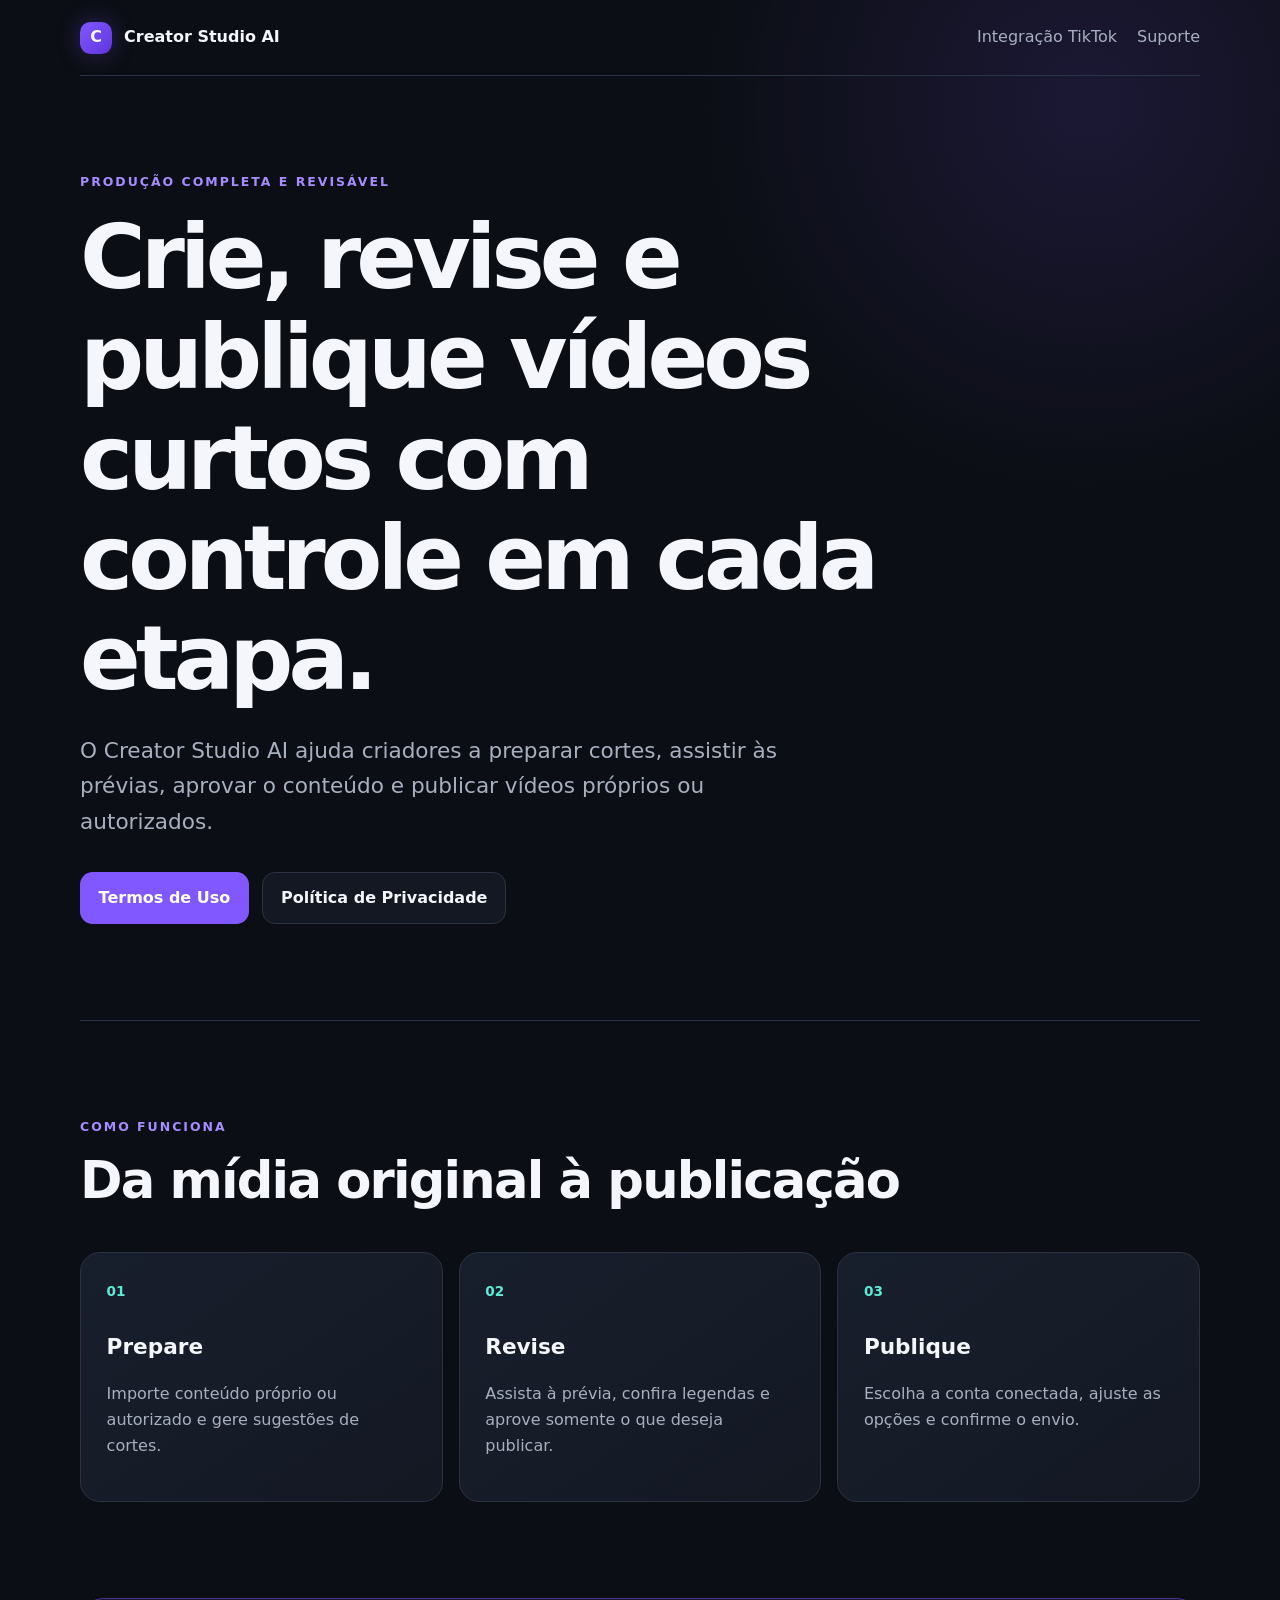
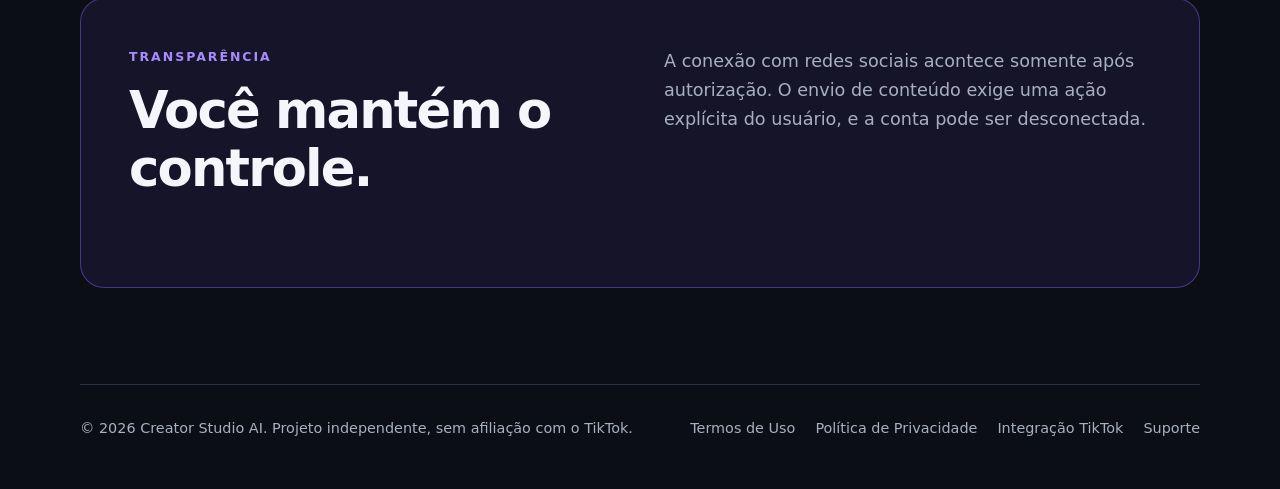
<file: index.html>
<!doctype html>
<html lang="pt-BR">
<head>
  <meta charset="utf-8">
  <meta name="viewport" content="width=device-width, initial-scale=1">
  <meta name="description" content="Informações institucionais e jurídicas do Creator Studio AI.">
  <title>Creator Studio AI — Informações e documentos</title>
  <link rel="stylesheet" href="./styles.css">
</head>
<body>
  <header class="site-header">
    <a class="brand" href="./index.html" aria-label="Creator Studio AI — início">
      <span class="brand-mark" aria-hidden="true">C</span>
      <span>Creator Studio AI</span>
    </a>
    <nav aria-label="Navegação principal">
      <a href="./integracao-tiktok.html">Integração TikTok</a>
      <a href="./suporte.html">Suporte</a>
    </nav>
  </header>

  <main>
    <section class="hero">
      <p class="eyebrow">Produção completa e revisável</p>
      <h1>Crie, revise e publique vídeos curtos com controle em cada etapa.</h1>
      <p class="lead">
        O Creator Studio AI ajuda criadores a preparar cortes, assistir às prévias,
        aprovar o conteúdo e publicar vídeos próprios ou autorizados.
      </p>
      <div class="actions" aria-label="Documentos jurídicos">
        <a class="button primary" href="./termos.html">Termos de Uso</a>
        <a class="button secondary" href="./privacidade.html">Política de Privacidade</a>
      </div>
    </section>

    <section class="section" aria-labelledby="como-funciona">
      <div>
        <p class="eyebrow">Como funciona</p>
        <h2 id="como-funciona">Da mídia original à publicação</h2>
      </div>
      <div class="grid">
        <article class="card">
          <span class="step">01</span>
          <h3>Prepare</h3>
          <p>Importe conteúdo próprio ou autorizado e gere sugestões de cortes.</p>
        </article>
        <article class="card">
          <span class="step">02</span>
          <h3>Revise</h3>
          <p>Assista à prévia, confira legendas e aprove somente o que deseja publicar.</p>
        </article>
        <article class="card">
          <span class="step">03</span>
          <h3>Publique</h3>
          <p>Escolha a conta conectada, ajuste as opções e confirme o envio.</p>
        </article>
      </div>
    </section>

    <section class="notice" aria-labelledby="transparencia">
      <div>
        <p class="eyebrow">Transparência</p>
        <h2 id="transparencia">Você mantém o controle.</h2>
      </div>
      <p>
        A conexão com redes sociais acontece somente após autorização. O envio de
        conteúdo exige uma ação explícita do usuário, e a conta pode ser desconectada.
      </p>
    </section>
  </main>

  <footer>
    <p>© 2026 Creator Studio AI. Projeto independente, sem afiliação com o TikTok.</p>
    <div class="footer-links">
      <a href="./termos.html">Termos de Uso</a>
      <a href="./privacidade.html">Política de Privacidade</a>
      <a href="./integracao-tiktok.html">Integração TikTok</a>
      <a href="./suporte.html">Suporte</a>
    </div>
  </footer>
</body>
</html>
</file>
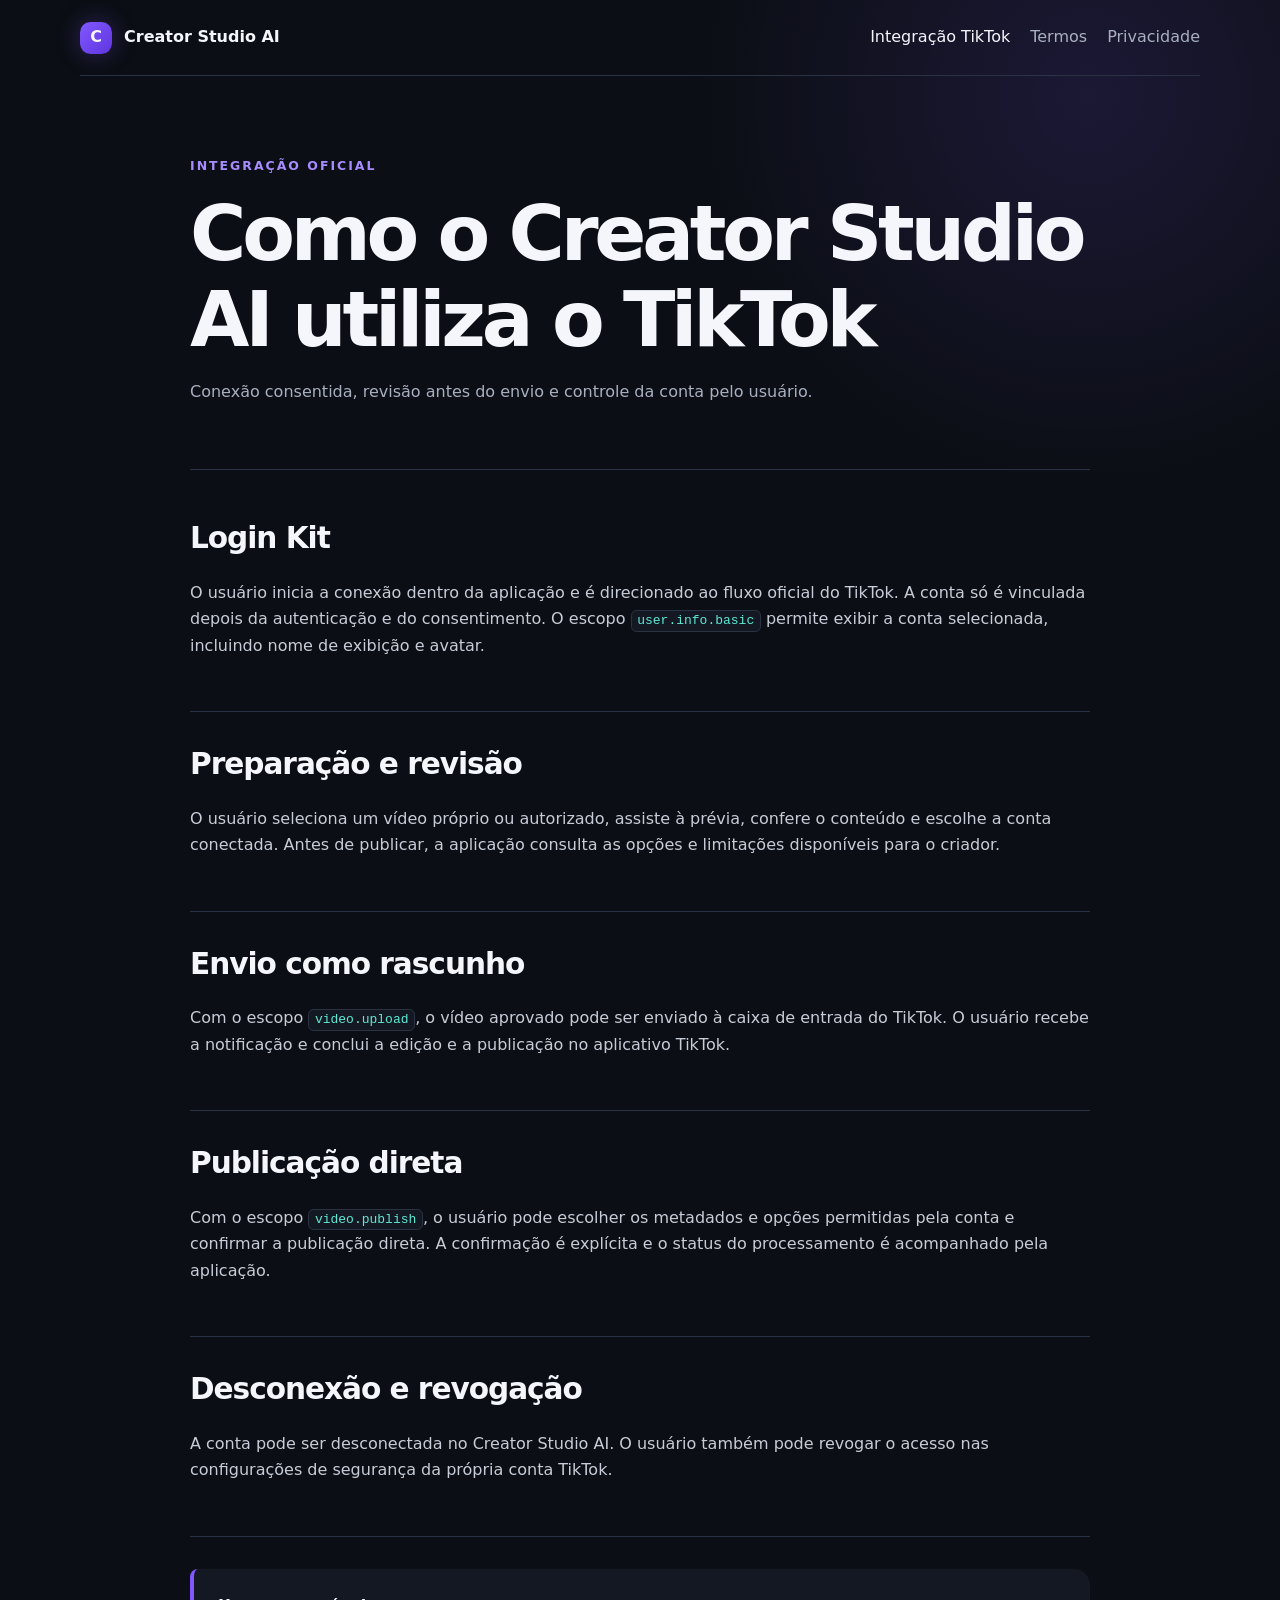
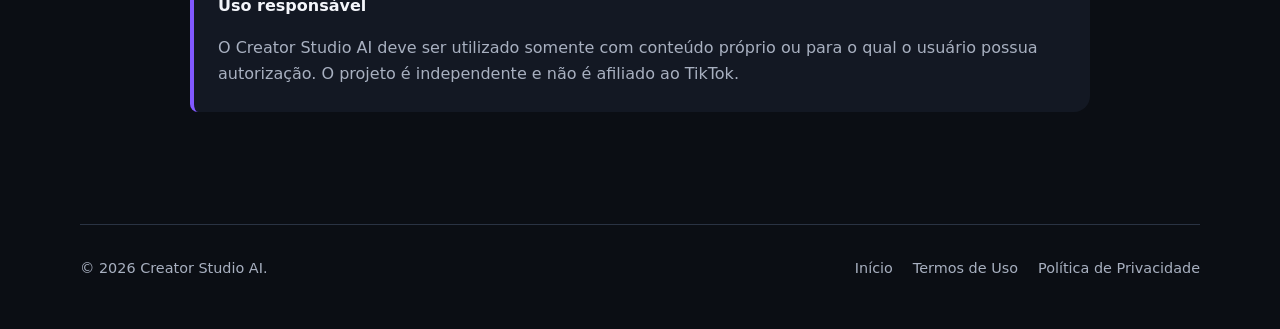
<file: integracao-tiktok.html>
<!doctype html>
<html lang="pt-BR">
<head>
  <meta charset="utf-8">
  <meta name="viewport" content="width=device-width, initial-scale=1">
  <meta name="description" content="Como o Creator Studio AI utiliza a integração oficial do TikTok.">
  <title>Integração TikTok — Creator Studio AI</title>
  <link rel="stylesheet" href="./styles.css">
</head>
<body>
  <header class="site-header">
    <a class="brand" href="./index.html">
      <span class="brand-mark" aria-hidden="true">C</span>
      <span>Creator Studio AI</span>
    </a>
    <nav aria-label="Navegação principal">
      <a aria-current="page" href="./integracao-tiktok.html">Integração TikTok</a>
      <a href="./termos.html">Termos</a>
      <a href="./privacidade.html">Privacidade</a>
    </nav>
  </header>

  <main class="document">
    <header class="document-header">
      <p class="eyebrow">Integração oficial</p>
      <h1>Como o Creator Studio AI utiliza o TikTok</h1>
      <p>Conexão consentida, revisão antes do envio e controle da conta pelo usuário.</p>
    </header>

    <article class="legal-copy">
      <section>
        <h2>Login Kit</h2>
        <p>
          O usuário inicia a conexão dentro da aplicação e é direcionado ao fluxo
          oficial do TikTok. A conta só é vinculada depois da autenticação e do
          consentimento. O escopo <code>user.info.basic</code> permite exibir a conta
          selecionada, incluindo nome de exibição e avatar.
        </p>
      </section>

      <section>
        <h2>Preparação e revisão</h2>
        <p>
          O usuário seleciona um vídeo próprio ou autorizado, assiste à prévia, confere
          o conteúdo e escolhe a conta conectada. Antes de publicar, a aplicação consulta
          as opções e limitações disponíveis para o criador.
        </p>
      </section>

      <section>
        <h2>Envio como rascunho</h2>
        <p>
          Com o escopo <code>video.upload</code>, o vídeo aprovado pode ser enviado à
          caixa de entrada do TikTok. O usuário recebe a notificação e conclui a edição
          e a publicação no aplicativo TikTok.
        </p>
      </section>

      <section>
        <h2>Publicação direta</h2>
        <p>
          Com o escopo <code>video.publish</code>, o usuário pode escolher os metadados e
          opções permitidas pela conta e confirmar a publicação direta. A confirmação é
          explícita e o status do processamento é acompanhado pela aplicação.
        </p>
      </section>

      <section>
        <h2>Desconexão e revogação</h2>
        <p>
          A conta pode ser desconectada no Creator Studio AI. O usuário também pode
          revogar o acesso nas configurações de segurança da própria conta TikTok.
        </p>
      </section>

      <aside class="callout">
        <strong>Uso responsável</strong>
        <p>
          O Creator Studio AI deve ser utilizado somente com conteúdo próprio ou para o
          qual o usuário possua autorização. O projeto é independente e não é afiliado
          ao TikTok.
        </p>
      </aside>
    </article>
  </main>

  <footer>
    <p>© 2026 Creator Studio AI.</p>
    <div class="footer-links">
      <a href="./index.html">Início</a>
      <a href="./termos.html">Termos de Uso</a>
      <a href="./privacidade.html">Política de Privacidade</a>
    </div>
  </footer>
</body>
</html>
</file>
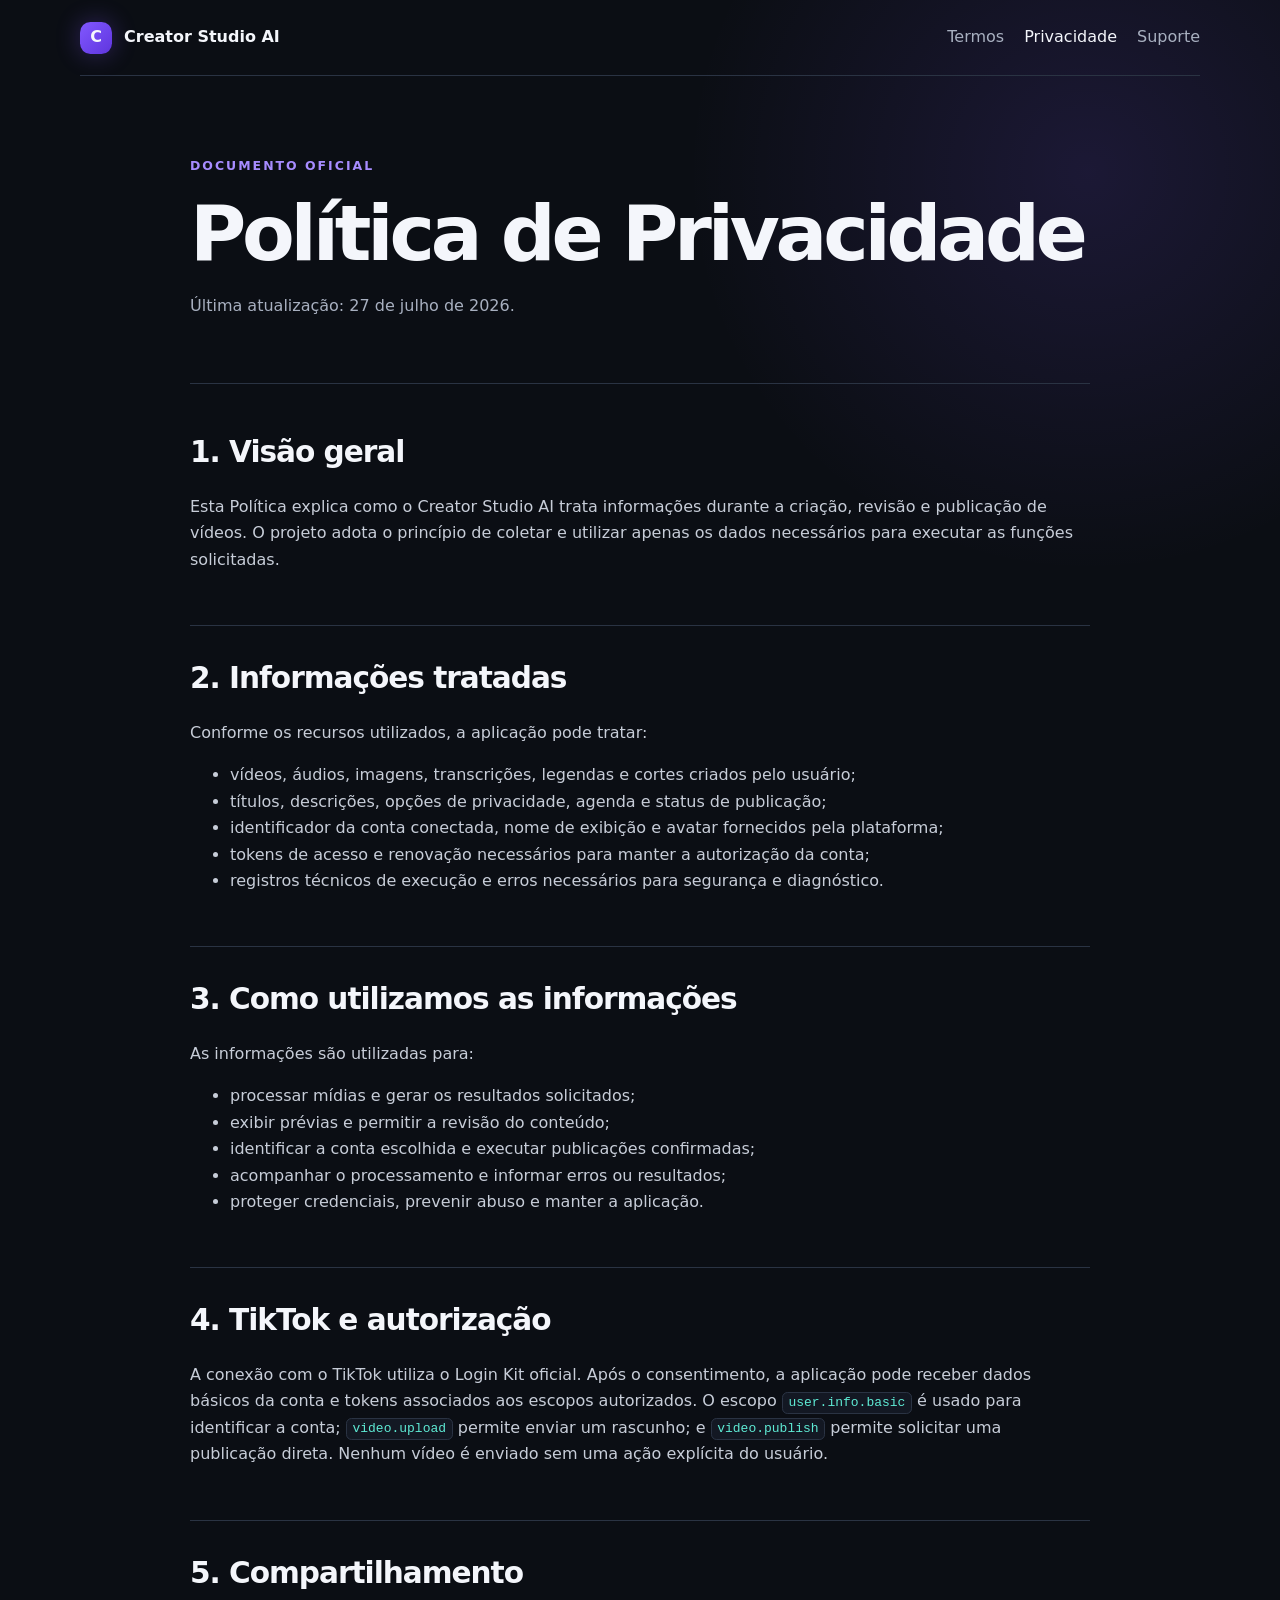
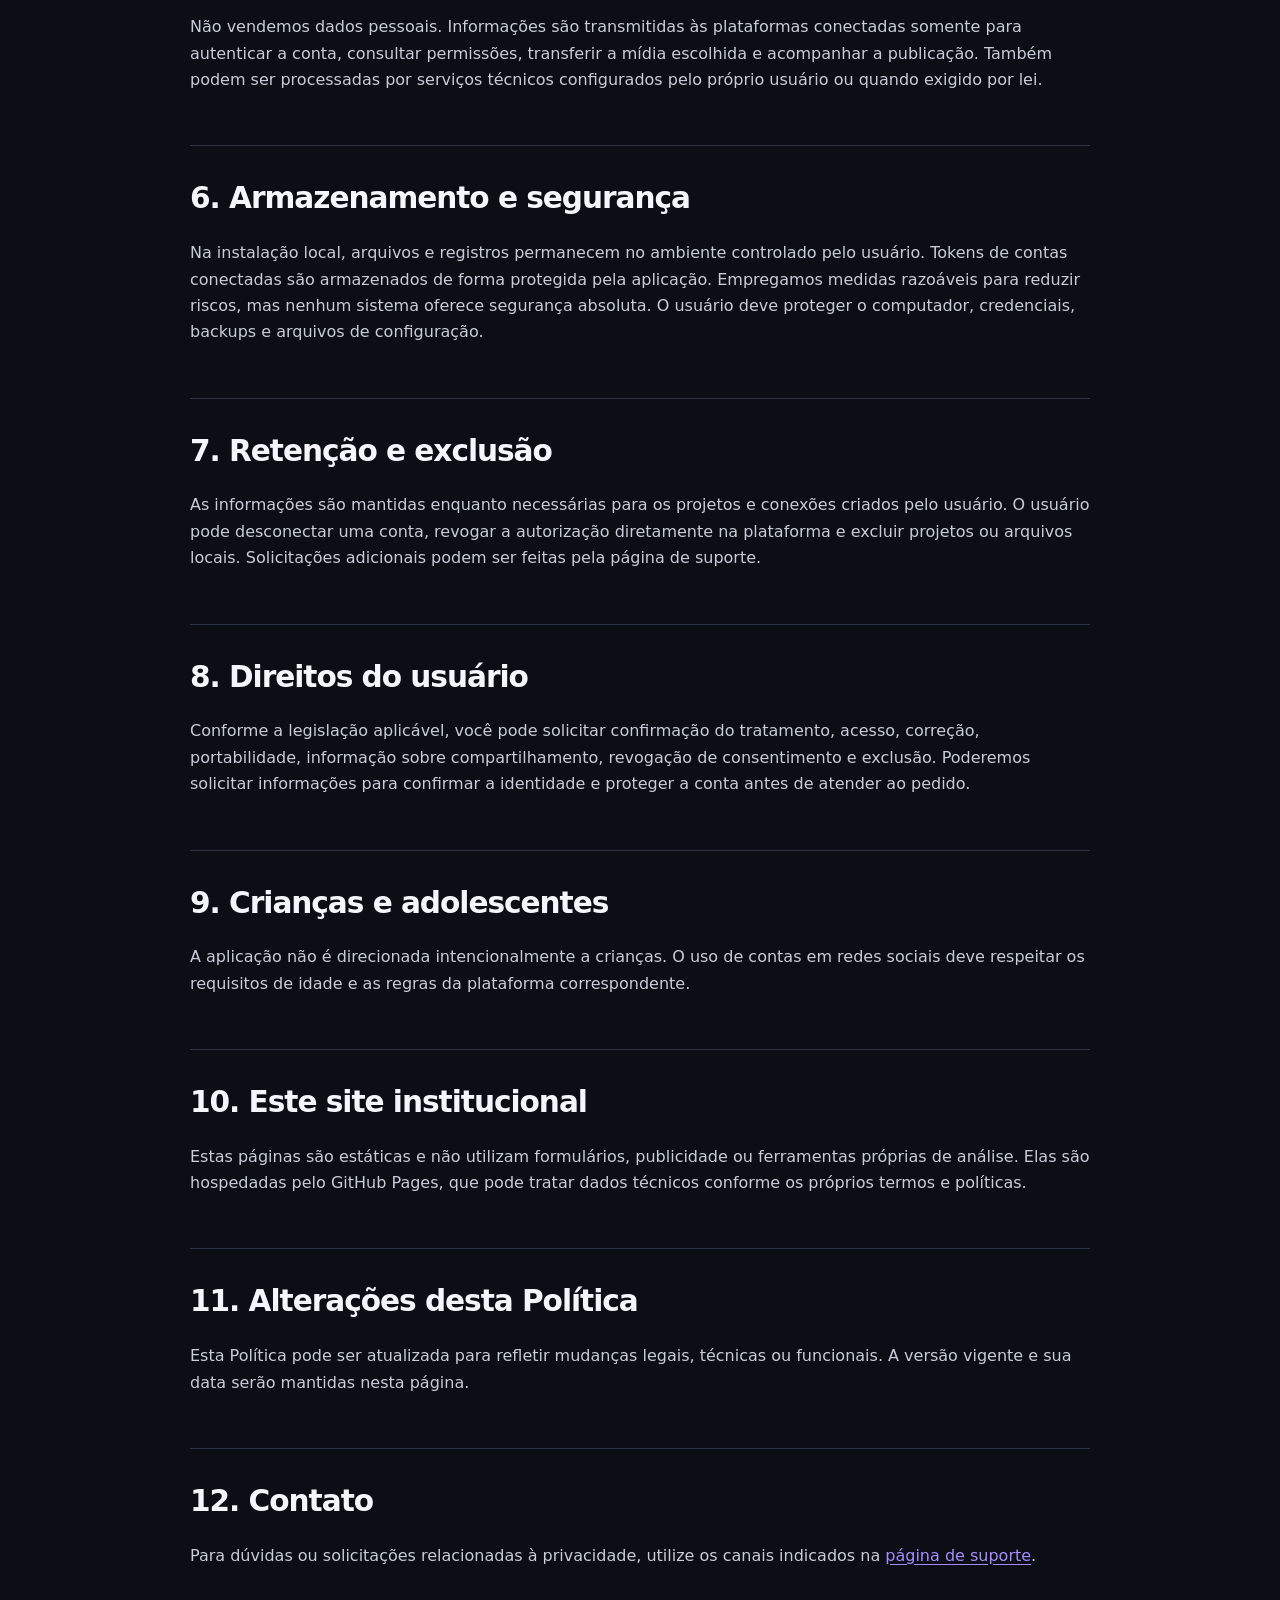
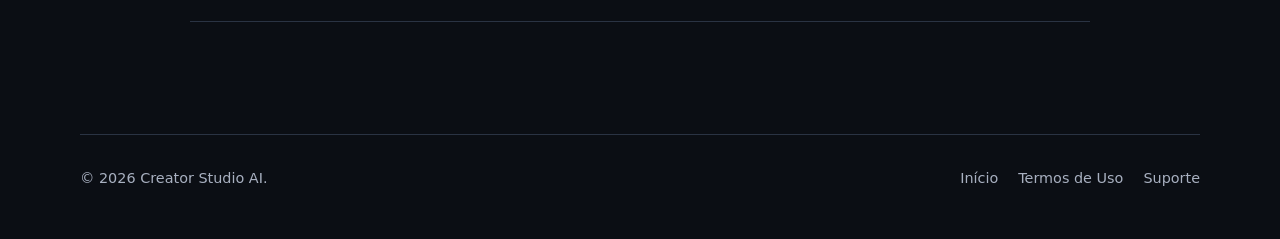
<file: privacidade.html>
<!doctype html>
<html lang="pt-BR">
<head>
  <meta charset="utf-8">
  <meta name="viewport" content="width=device-width, initial-scale=1">
  <meta name="description" content="Política de Privacidade do Creator Studio AI.">
  <title>Política de Privacidade — Creator Studio AI</title>
  <link rel="stylesheet" href="./styles.css">
</head>
<body>
  <header class="site-header">
    <a class="brand" href="./index.html">
      <span class="brand-mark" aria-hidden="true">C</span>
      <span>Creator Studio AI</span>
    </a>
    <nav aria-label="Navegação principal">
      <a href="./termos.html">Termos</a>
      <a aria-current="page" href="./privacidade.html">Privacidade</a>
      <a href="./suporte.html">Suporte</a>
    </nav>
  </header>

  <main class="document">
    <header class="document-header">
      <p class="eyebrow">Documento oficial</p>
      <h1>Política de Privacidade</h1>
      <p>Última atualização: 27 de julho de 2026.</p>
    </header>

    <article class="legal-copy">
      <section>
        <h2>1. Visão geral</h2>
        <p>
          Esta Política explica como o Creator Studio AI trata informações durante a
          criação, revisão e publicação de vídeos. O projeto adota o princípio de coletar
          e utilizar apenas os dados necessários para executar as funções solicitadas.
        </p>
      </section>

      <section>
        <h2>2. Informações tratadas</h2>
        <p>Conforme os recursos utilizados, a aplicação pode tratar:</p>
        <ul>
          <li>vídeos, áudios, imagens, transcrições, legendas e cortes criados pelo usuário;</li>
          <li>títulos, descrições, opções de privacidade, agenda e status de publicação;</li>
          <li>identificador da conta conectada, nome de exibição e avatar fornecidos pela plataforma;</li>
          <li>tokens de acesso e renovação necessários para manter a autorização da conta;</li>
          <li>registros técnicos de execução e erros necessários para segurança e diagnóstico.</li>
        </ul>
      </section>

      <section>
        <h2>3. Como utilizamos as informações</h2>
        <p>As informações são utilizadas para:</p>
        <ul>
          <li>processar mídias e gerar os resultados solicitados;</li>
          <li>exibir prévias e permitir a revisão do conteúdo;</li>
          <li>identificar a conta escolhida e executar publicações confirmadas;</li>
          <li>acompanhar o processamento e informar erros ou resultados;</li>
          <li>proteger credenciais, prevenir abuso e manter a aplicação.</li>
        </ul>
      </section>

      <section>
        <h2>4. TikTok e autorização</h2>
        <p>
          A conexão com o TikTok utiliza o Login Kit oficial. Após o consentimento,
          a aplicação pode receber dados básicos da conta e tokens associados aos
          escopos autorizados. O escopo <code>user.info.basic</code> é usado para
          identificar a conta; <code>video.upload</code> permite enviar um rascunho;
          e <code>video.publish</code> permite solicitar uma publicação direta.
          Nenhum vídeo é enviado sem uma ação explícita do usuário.
        </p>
      </section>

      <section>
        <h2>5. Compartilhamento</h2>
        <p>
          Não vendemos dados pessoais. Informações são transmitidas às plataformas
          conectadas somente para autenticar a conta, consultar permissões, transferir
          a mídia escolhida e acompanhar a publicação. Também podem ser processadas por
          serviços técnicos configurados pelo próprio usuário ou quando exigido por lei.
        </p>
      </section>

      <section>
        <h2>6. Armazenamento e segurança</h2>
        <p>
          Na instalação local, arquivos e registros permanecem no ambiente controlado
          pelo usuário. Tokens de contas conectadas são armazenados de forma protegida
          pela aplicação. Empregamos medidas razoáveis para reduzir riscos, mas nenhum
          sistema oferece segurança absoluta. O usuário deve proteger o computador,
          credenciais, backups e arquivos de configuração.
        </p>
      </section>

      <section>
        <h2>7. Retenção e exclusão</h2>
        <p>
          As informações são mantidas enquanto necessárias para os projetos e conexões
          criados pelo usuário. O usuário pode desconectar uma conta, revogar a
          autorização diretamente na plataforma e excluir projetos ou arquivos locais.
          Solicitações adicionais podem ser feitas pela página de suporte.
        </p>
      </section>

      <section>
        <h2>8. Direitos do usuário</h2>
        <p>
          Conforme a legislação aplicável, você pode solicitar confirmação do tratamento,
          acesso, correção, portabilidade, informação sobre compartilhamento, revogação
          de consentimento e exclusão. Poderemos solicitar informações para confirmar a
          identidade e proteger a conta antes de atender ao pedido.
        </p>
      </section>

      <section>
        <h2>9. Crianças e adolescentes</h2>
        <p>
          A aplicação não é direcionada intencionalmente a crianças. O uso de contas em
          redes sociais deve respeitar os requisitos de idade e as regras da plataforma
          correspondente.
        </p>
      </section>

      <section>
        <h2>10. Este site institucional</h2>
        <p>
          Estas páginas são estáticas e não utilizam formulários, publicidade ou
          ferramentas próprias de análise. Elas são hospedadas pelo GitHub Pages, que
          pode tratar dados técnicos conforme os próprios termos e políticas.
        </p>
      </section>

      <section>
        <h2>11. Alterações desta Política</h2>
        <p>
          Esta Política pode ser atualizada para refletir mudanças legais, técnicas ou
          funcionais. A versão vigente e sua data serão mantidas nesta página.
        </p>
      </section>

      <section>
        <h2>12. Contato</h2>
        <p>
          Para dúvidas ou solicitações relacionadas à privacidade, utilize os canais
          indicados na <a href="./suporte.html">página de suporte</a>.
        </p>
      </section>
    </article>
  </main>

  <footer>
    <p>© 2026 Creator Studio AI.</p>
    <div class="footer-links">
      <a href="./index.html">Início</a>
      <a href="./termos.html">Termos de Uso</a>
      <a href="./suporte.html">Suporte</a>
    </div>
  </footer>
</body>
</html>
</file>
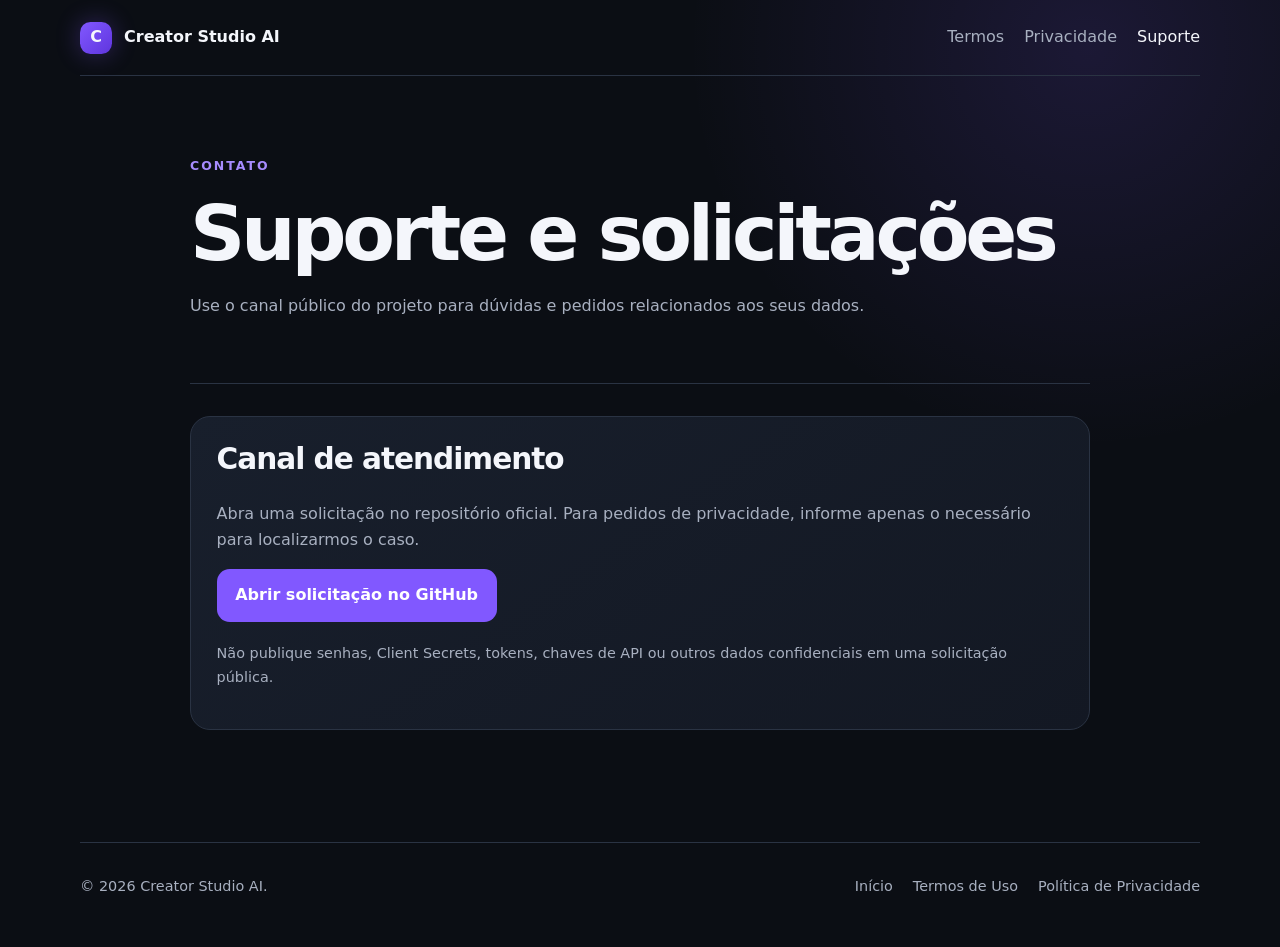
<file: suporte.html>
<!doctype html>
<html lang="pt-BR">
<head>
  <meta charset="utf-8">
  <meta name="viewport" content="width=device-width, initial-scale=1">
  <meta name="description" content="Suporte e contato do Creator Studio AI.">
  <title>Suporte — Creator Studio AI</title>
  <link rel="stylesheet" href="./styles.css">
</head>
<body>
  <header class="site-header">
    <a class="brand" href="./index.html">
      <span class="brand-mark" aria-hidden="true">C</span>
      <span>Creator Studio AI</span>
    </a>
    <nav aria-label="Navegação principal">
      <a href="./termos.html">Termos</a>
      <a href="./privacidade.html">Privacidade</a>
      <a aria-current="page" href="./suporte.html">Suporte</a>
    </nav>
  </header>

  <main class="document">
    <header class="document-header">
      <p class="eyebrow">Contato</p>
      <h1>Suporte e solicitações</h1>
      <p>Use o canal público do projeto para dúvidas e pedidos relacionados aos seus dados.</p>
    </header>

    <section class="support-card">
      <h2>Canal de atendimento</h2>
      <p>
        Abra uma solicitação no repositório oficial. Para pedidos de privacidade,
        informe apenas o necessário para localizarmos o caso.
      </p>
      <a class="button primary" href="https://github.com/uelitonbueno/creator-studio-ai-legal/issues/new">
        Abrir solicitação no GitHub
      </a>
      <p class="small">
        Não publique senhas, Client Secrets, tokens, chaves de API ou outros dados
        confidenciais em uma solicitação pública.
      </p>
    </section>
  </main>

  <footer>
    <p>© 2026 Creator Studio AI.</p>
    <div class="footer-links">
      <a href="./index.html">Início</a>
      <a href="./termos.html">Termos de Uso</a>
      <a href="./privacidade.html">Política de Privacidade</a>
    </div>
  </footer>
</body>
</html>
</file>
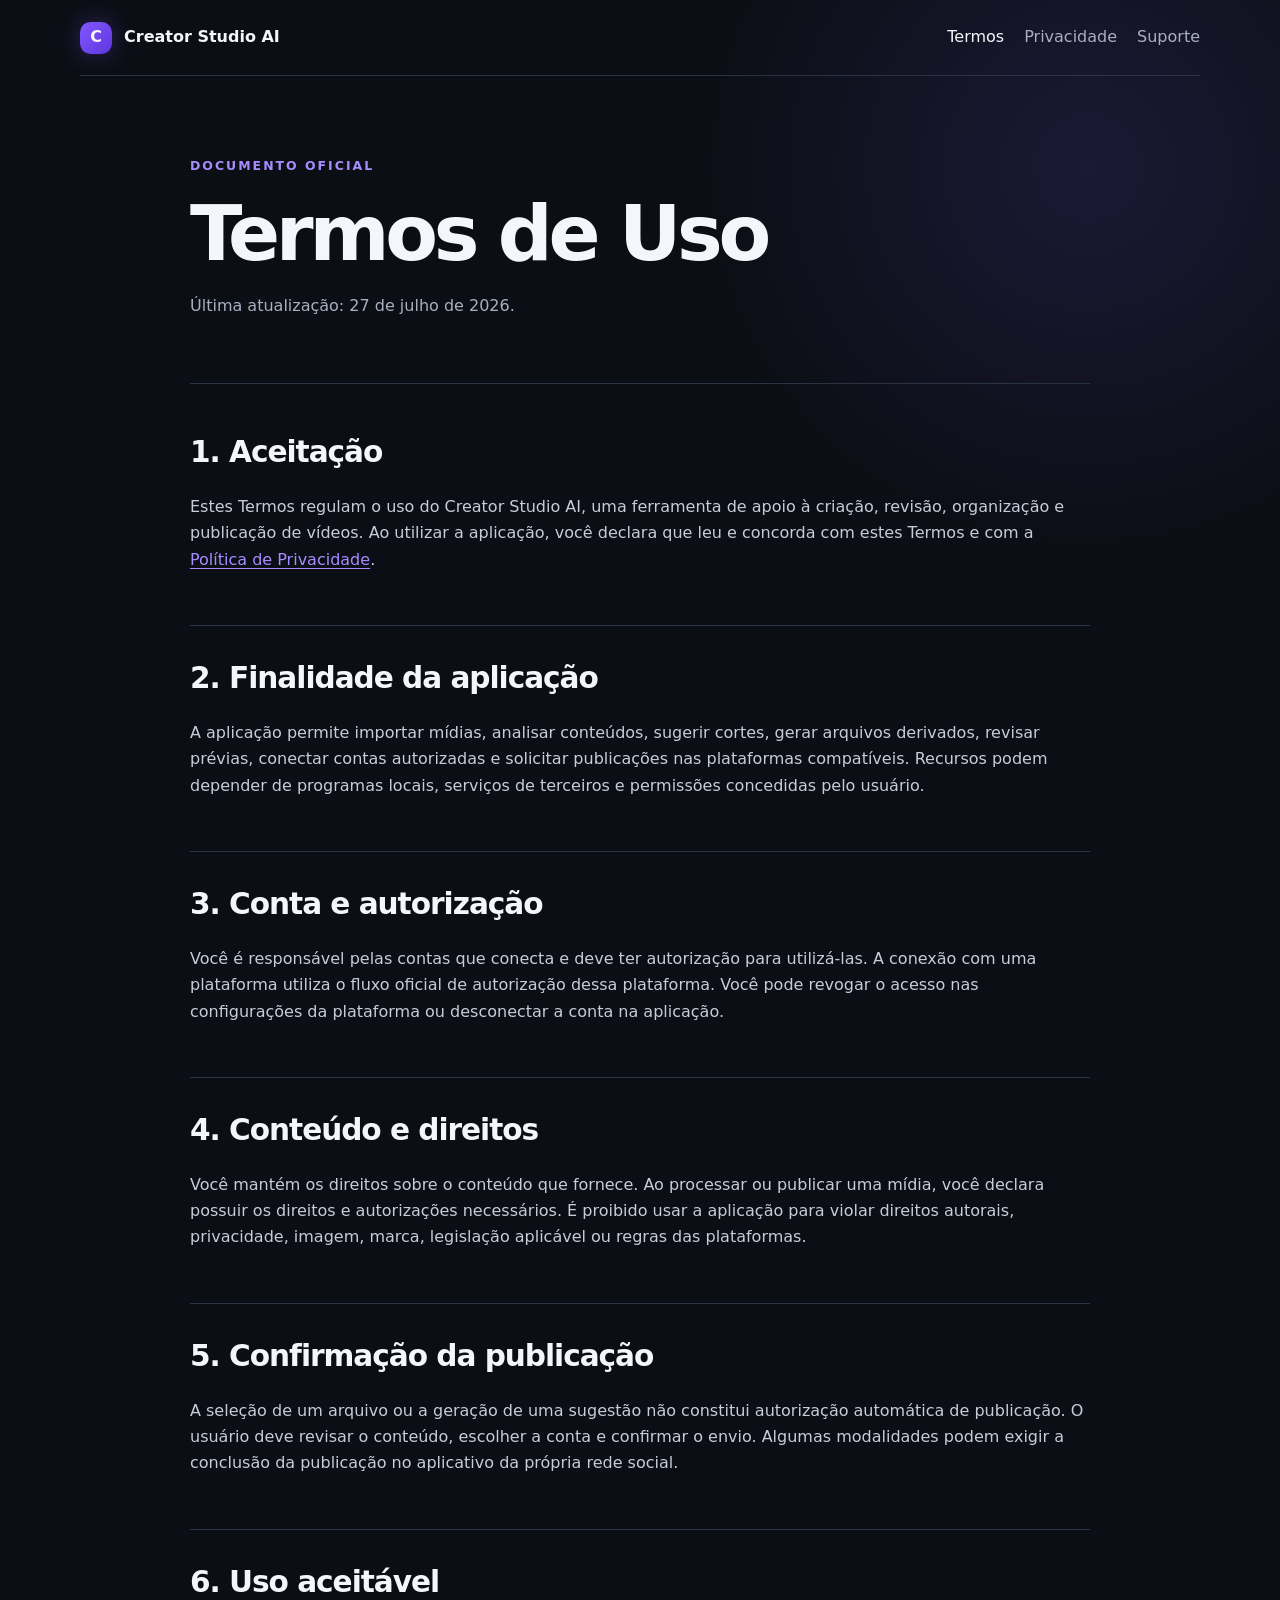
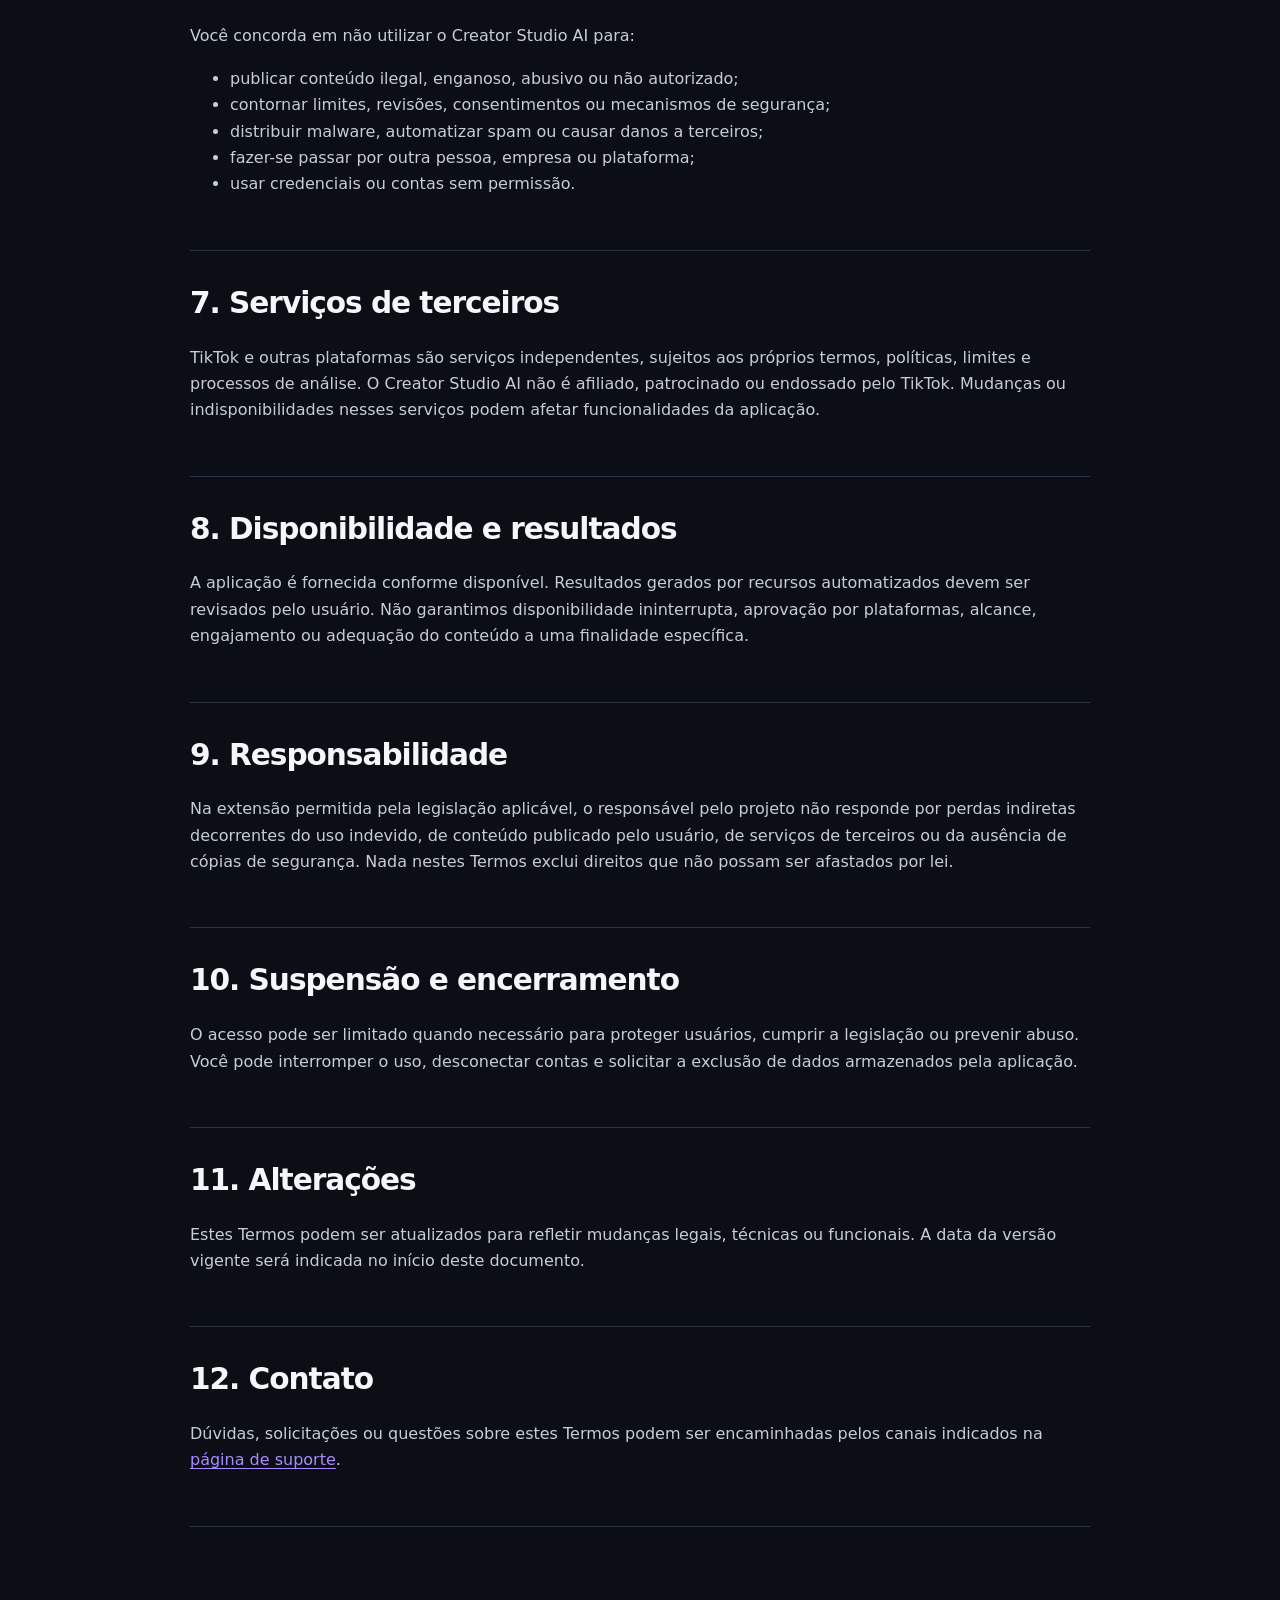
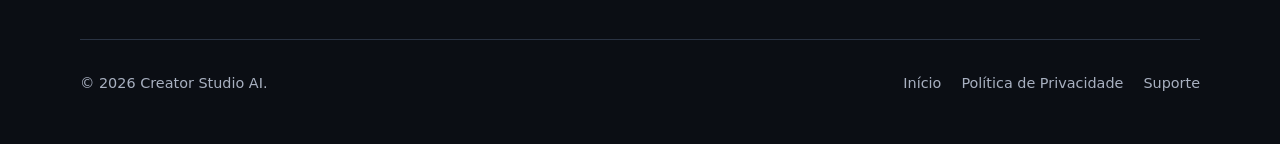
<file: termos.html>
<!doctype html>
<html lang="pt-BR">
<head>
  <meta charset="utf-8">
  <meta name="viewport" content="width=device-width, initial-scale=1">
  <meta name="description" content="Termos de Uso do Creator Studio AI.">
  <title>Termos de Uso — Creator Studio AI</title>
  <link rel="stylesheet" href="./styles.css">
</head>
<body>
  <header class="site-header">
    <a class="brand" href="./index.html">
      <span class="brand-mark" aria-hidden="true">C</span>
      <span>Creator Studio AI</span>
    </a>
    <nav aria-label="Navegação principal">
      <a aria-current="page" href="./termos.html">Termos</a>
      <a href="./privacidade.html">Privacidade</a>
      <a href="./suporte.html">Suporte</a>
    </nav>
  </header>

  <main class="document">
    <header class="document-header">
      <p class="eyebrow">Documento oficial</p>
      <h1>Termos de Uso</h1>
      <p>Última atualização: 27 de julho de 2026.</p>
    </header>

    <article class="legal-copy">
      <section>
        <h2>1. Aceitação</h2>
        <p>
          Estes Termos regulam o uso do Creator Studio AI, uma ferramenta de apoio à
          criação, revisão, organização e publicação de vídeos. Ao utilizar a aplicação,
          você declara que leu e concorda com estes Termos e com a
          <a href="./privacidade.html">Política de Privacidade</a>.
        </p>
      </section>

      <section>
        <h2>2. Finalidade da aplicação</h2>
        <p>
          A aplicação permite importar mídias, analisar conteúdos, sugerir cortes,
          gerar arquivos derivados, revisar prévias, conectar contas autorizadas e
          solicitar publicações nas plataformas compatíveis. Recursos podem depender
          de programas locais, serviços de terceiros e permissões concedidas pelo usuário.
        </p>
      </section>

      <section>
        <h2>3. Conta e autorização</h2>
        <p>
          Você é responsável pelas contas que conecta e deve ter autorização para
          utilizá-las. A conexão com uma plataforma utiliza o fluxo oficial de
          autorização dessa plataforma. Você pode revogar o acesso nas configurações
          da plataforma ou desconectar a conta na aplicação.
        </p>
      </section>

      <section>
        <h2>4. Conteúdo e direitos</h2>
        <p>
          Você mantém os direitos sobre o conteúdo que fornece. Ao processar ou
          publicar uma mídia, você declara possuir os direitos e autorizações
          necessários. É proibido usar a aplicação para violar direitos autorais,
          privacidade, imagem, marca, legislação aplicável ou regras das plataformas.
        </p>
      </section>

      <section>
        <h2>5. Confirmação da publicação</h2>
        <p>
          A seleção de um arquivo ou a geração de uma sugestão não constitui autorização
          automática de publicação. O usuário deve revisar o conteúdo, escolher a conta
          e confirmar o envio. Algumas modalidades podem exigir a conclusão da
          publicação no aplicativo da própria rede social.
        </p>
      </section>

      <section>
        <h2>6. Uso aceitável</h2>
        <p>Você concorda em não utilizar o Creator Studio AI para:</p>
        <ul>
          <li>publicar conteúdo ilegal, enganoso, abusivo ou não autorizado;</li>
          <li>contornar limites, revisões, consentimentos ou mecanismos de segurança;</li>
          <li>distribuir malware, automatizar spam ou causar danos a terceiros;</li>
          <li>fazer-se passar por outra pessoa, empresa ou plataforma;</li>
          <li>usar credenciais ou contas sem permissão.</li>
        </ul>
      </section>

      <section>
        <h2>7. Serviços de terceiros</h2>
        <p>
          TikTok e outras plataformas são serviços independentes, sujeitos aos próprios
          termos, políticas, limites e processos de análise. O Creator Studio AI não é
          afiliado, patrocinado ou endossado pelo TikTok. Mudanças ou indisponibilidades
          nesses serviços podem afetar funcionalidades da aplicação.
        </p>
      </section>

      <section>
        <h2>8. Disponibilidade e resultados</h2>
        <p>
          A aplicação é fornecida conforme disponível. Resultados gerados por recursos
          automatizados devem ser revisados pelo usuário. Não garantimos disponibilidade
          ininterrupta, aprovação por plataformas, alcance, engajamento ou adequação do
          conteúdo a uma finalidade específica.
        </p>
      </section>

      <section>
        <h2>9. Responsabilidade</h2>
        <p>
          Na extensão permitida pela legislação aplicável, o responsável pelo projeto
          não responde por perdas indiretas decorrentes do uso indevido, de conteúdo
          publicado pelo usuário, de serviços de terceiros ou da ausência de cópias de
          segurança. Nada nestes Termos exclui direitos que não possam ser afastados por lei.
        </p>
      </section>

      <section>
        <h2>10. Suspensão e encerramento</h2>
        <p>
          O acesso pode ser limitado quando necessário para proteger usuários, cumprir
          a legislação ou prevenir abuso. Você pode interromper o uso, desconectar contas
          e solicitar a exclusão de dados armazenados pela aplicação.
        </p>
      </section>

      <section>
        <h2>11. Alterações</h2>
        <p>
          Estes Termos podem ser atualizados para refletir mudanças legais, técnicas ou
          funcionais. A data da versão vigente será indicada no início deste documento.
        </p>
      </section>

      <section>
        <h2>12. Contato</h2>
        <p>
          Dúvidas, solicitações ou questões sobre estes Termos podem ser encaminhadas
          pelos canais indicados na <a href="./suporte.html">página de suporte</a>.
        </p>
      </section>
    </article>
  </main>

  <footer>
    <p>© 2026 Creator Studio AI.</p>
    <div class="footer-links">
      <a href="./index.html">Início</a>
      <a href="./privacidade.html">Política de Privacidade</a>
      <a href="./suporte.html">Suporte</a>
    </div>
  </footer>
</body>
</html>
</file>
<file: styles.css>
:root {
  color-scheme: dark;
  --bg: #0b0e14;
  --surface: #131823;
  --surface-strong: #181f2c;
  --text: #f4f6fb;
  --muted: #a8b0c0;
  --line: #2a3343;
  --purple: #8158ff;
  --purple-soft: #a78cff;
  --cyan: #5eead4;
  --max: 1120px;
}

* {
  box-sizing: border-box;
}

html {
  scroll-behavior: smooth;
}

body {
  margin: 0;
  min-height: 100vh;
  background:
    radial-gradient(circle at 85% 5%, rgba(129, 88, 255, 0.14), transparent 25rem),
    var(--bg);
  color: var(--text);
  font-family: Inter, ui-sans-serif, system-ui, -apple-system, BlinkMacSystemFont, "Segoe UI", sans-serif;
  line-height: 1.65;
}

a {
  color: var(--purple-soft);
  text-underline-offset: 0.2em;
}

a:hover {
  color: var(--cyan);
}

.site-header,
footer,
main {
  width: min(calc(100% - 2rem), var(--max));
  margin-inline: auto;
}

.site-header {
  min-height: 76px;
  display: flex;
  align-items: center;
  justify-content: space-between;
  gap: 1.5rem;
  border-bottom: 1px solid var(--line);
}

.brand {
  display: inline-flex;
  align-items: center;
  gap: 0.75rem;
  color: var(--text);
  font-weight: 800;
  text-decoration: none;
}

.brand-mark {
  display: grid;
  place-items: center;
  width: 2rem;
  aspect-ratio: 1;
  border-radius: 0.65rem;
  background: linear-gradient(135deg, var(--purple), #5f35de);
  box-shadow: 0 0 24px rgba(129, 88, 255, 0.32);
}

nav,
.footer-links {
  display: flex;
  align-items: center;
  flex-wrap: wrap;
  gap: 1.25rem;
}

nav a,
.footer-links a {
  color: var(--muted);
  text-decoration: none;
}

nav a[aria-current="page"] {
  color: var(--text);
}

.hero {
  min-height: 620px;
  display: grid;
  align-content: center;
  max-width: 900px;
  padding: 6rem 0;
}

.eyebrow {
  margin: 0 0 0.9rem;
  color: var(--purple-soft);
  font-size: 0.78rem;
  font-weight: 800;
  letter-spacing: 0.16em;
  text-transform: uppercase;
}

h1,
h2,
h3 {
  margin-top: 0;
  line-height: 1.12;
}

h1 {
  max-width: 900px;
  margin-bottom: 1.5rem;
  font-size: clamp(2.6rem, 7vw, 5.8rem);
  letter-spacing: -0.055em;
}

h2 {
  font-size: clamp(1.8rem, 4vw, 3.2rem);
  letter-spacing: -0.035em;
}

h3 {
  font-size: 1.35rem;
}

.lead {
  max-width: 720px;
  margin: 0;
  color: var(--muted);
  font-size: clamp(1.05rem, 2vw, 1.35rem);
}

.actions {
  display: flex;
  flex-wrap: wrap;
  gap: 0.85rem;
  margin-top: 2rem;
}

.button {
  display: inline-flex;
  align-items: center;
  justify-content: center;
  min-height: 48px;
  padding: 0.75rem 1.1rem;
  border: 1px solid var(--line);
  border-radius: 0.8rem;
  font-weight: 800;
  text-decoration: none;
}

.button.primary {
  border-color: transparent;
  background: var(--purple);
  color: #fff;
}

.button.secondary {
  background: var(--surface);
  color: var(--text);
}

.section {
  padding: 6rem 0;
  border-top: 1px solid var(--line);
}

.grid {
  display: grid;
  grid-template-columns: repeat(3, 1fr);
  gap: 1rem;
  margin-top: 2rem;
}

.card,
.support-card {
  padding: 1.6rem;
  border: 1px solid var(--line);
  border-radius: 1.25rem;
  background: linear-gradient(145deg, var(--surface-strong), var(--surface));
}

.card p,
.support-card p {
  color: var(--muted);
}

.step {
  display: inline-block;
  margin-bottom: 2rem;
  color: var(--cyan);
  font-size: 0.85rem;
  font-weight: 800;
}

.notice {
  display: grid;
  grid-template-columns: 1fr 1fr;
  gap: 3rem;
  margin-bottom: 6rem;
  padding: 3rem;
  border: 1px solid rgba(129, 88, 255, 0.48);
  border-radius: 1.5rem;
  background: rgba(129, 88, 255, 0.09);
}

.notice p:last-child {
  margin: 0;
  color: var(--muted);
  font-size: 1.1rem;
}

.document {
  max-width: 900px;
  padding: 5rem 0 7rem;
}

.document-header {
  padding-bottom: 3rem;
  border-bottom: 1px solid var(--line);
}

.document-header h1 {
  margin-bottom: 1rem;
  font-size: clamp(2.5rem, 7vw, 4.8rem);
}

.document-header > p:last-child {
  color: var(--muted);
}

.legal-copy {
  padding-top: 1rem;
}

.legal-copy section {
  padding: 2.25rem 0;
  border-bottom: 1px solid var(--line);
}

.legal-copy h2,
.support-card h2 {
  font-size: clamp(1.4rem, 3vw, 1.85rem);
}

.legal-copy p,
.legal-copy li {
  color: #c7cdd8;
}

.legal-copy code {
  padding: 0.15rem 0.35rem;
  border: 1px solid var(--line);
  border-radius: 0.35rem;
  background: var(--surface);
  color: var(--cyan);
}

.callout {
  margin-top: 2rem;
  padding: 1.5rem;
  border-left: 4px solid var(--purple);
  border-radius: 0.5rem 1rem 1rem 0.5rem;
  background: var(--surface);
}

.callout p {
  margin-bottom: 0;
  color: var(--muted);
}

.support-card {
  margin-top: 2rem;
}

.support-card .small {
  margin-top: 1.25rem;
  font-size: 0.9rem;
}

footer {
  display: flex;
  justify-content: space-between;
  gap: 2rem;
  padding: 2rem 0 3rem;
  border-top: 1px solid var(--line);
  color: var(--muted);
  font-size: 0.9rem;
}

footer p {
  margin: 0;
}

@media (max-width: 760px) {
  .site-header {
    align-items: flex-start;
    flex-direction: column;
    padding: 1rem 0;
  }

  .hero {
    min-height: auto;
    padding: 5rem 0;
  }

  .grid,
  .notice {
    grid-template-columns: 1fr;
  }

  .notice {
    padding: 2rem;
  }

  footer {
    flex-direction: column;
  }
}
</file>
